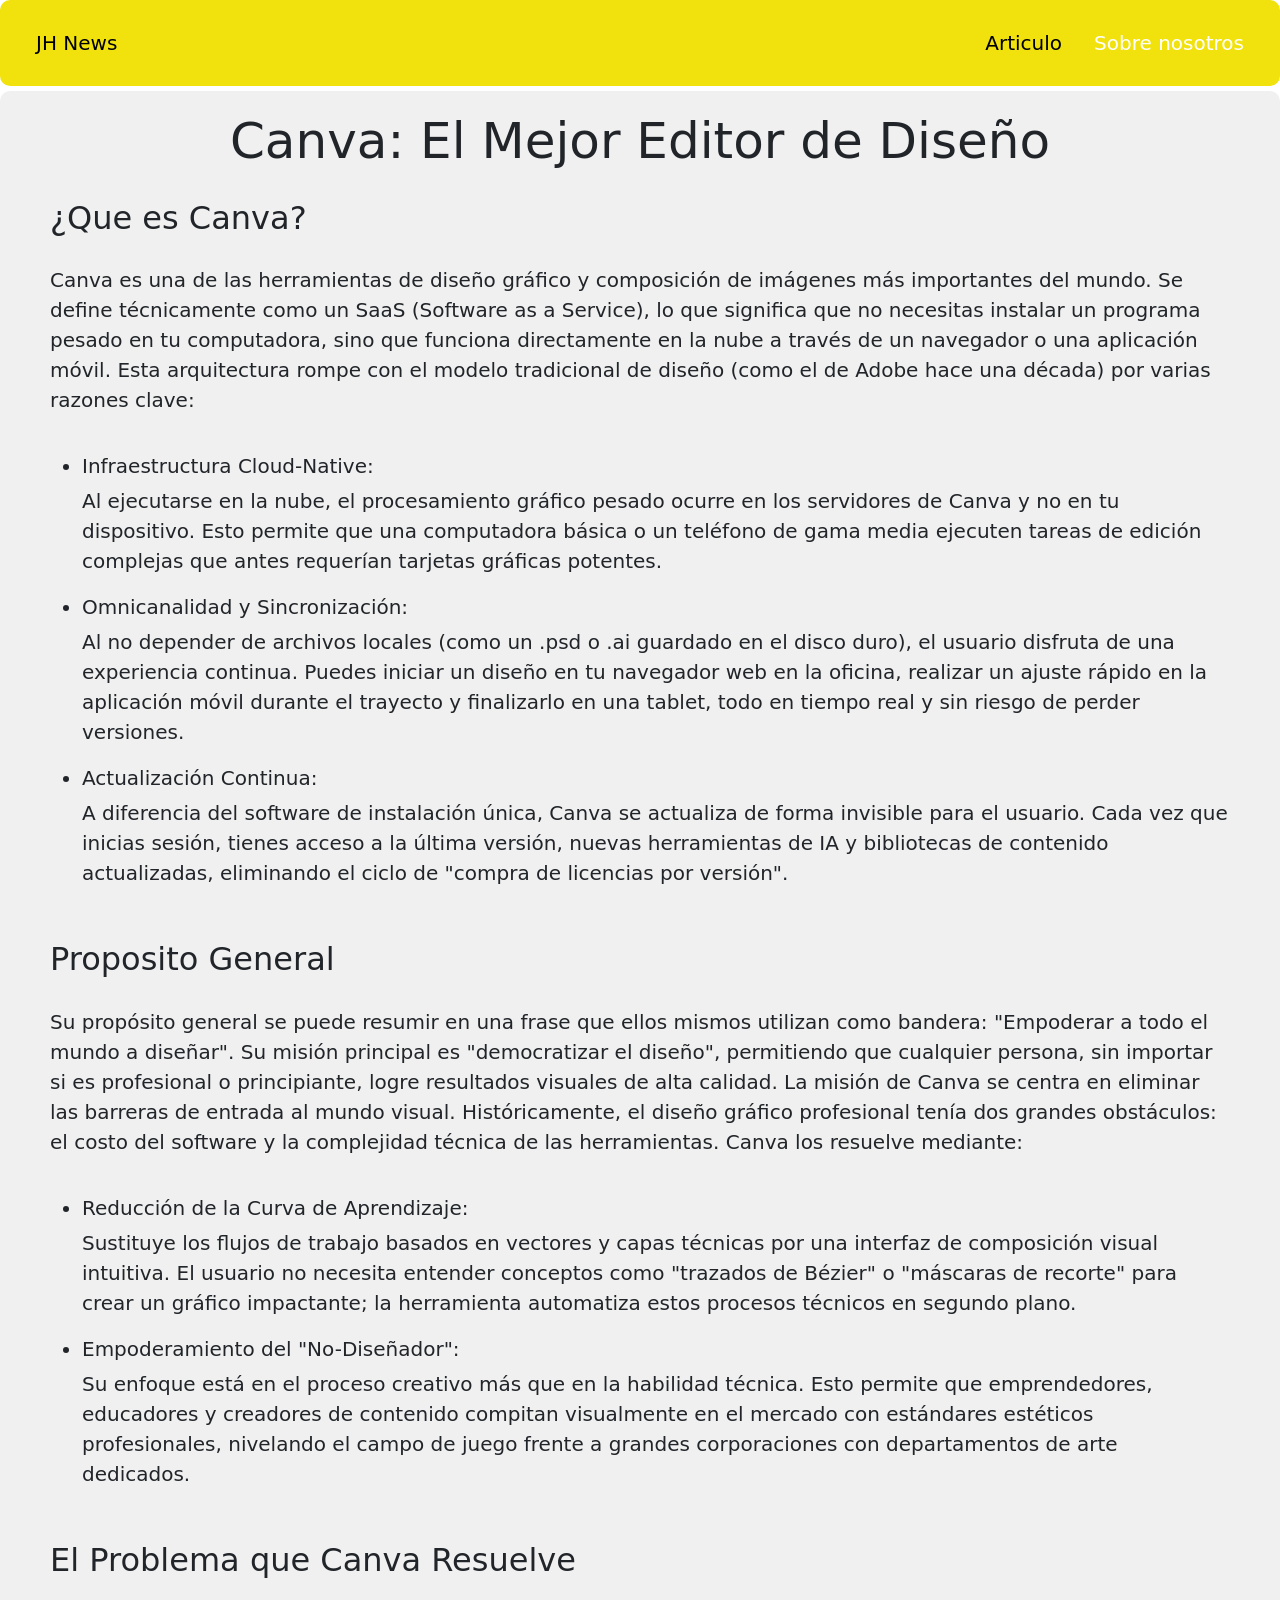
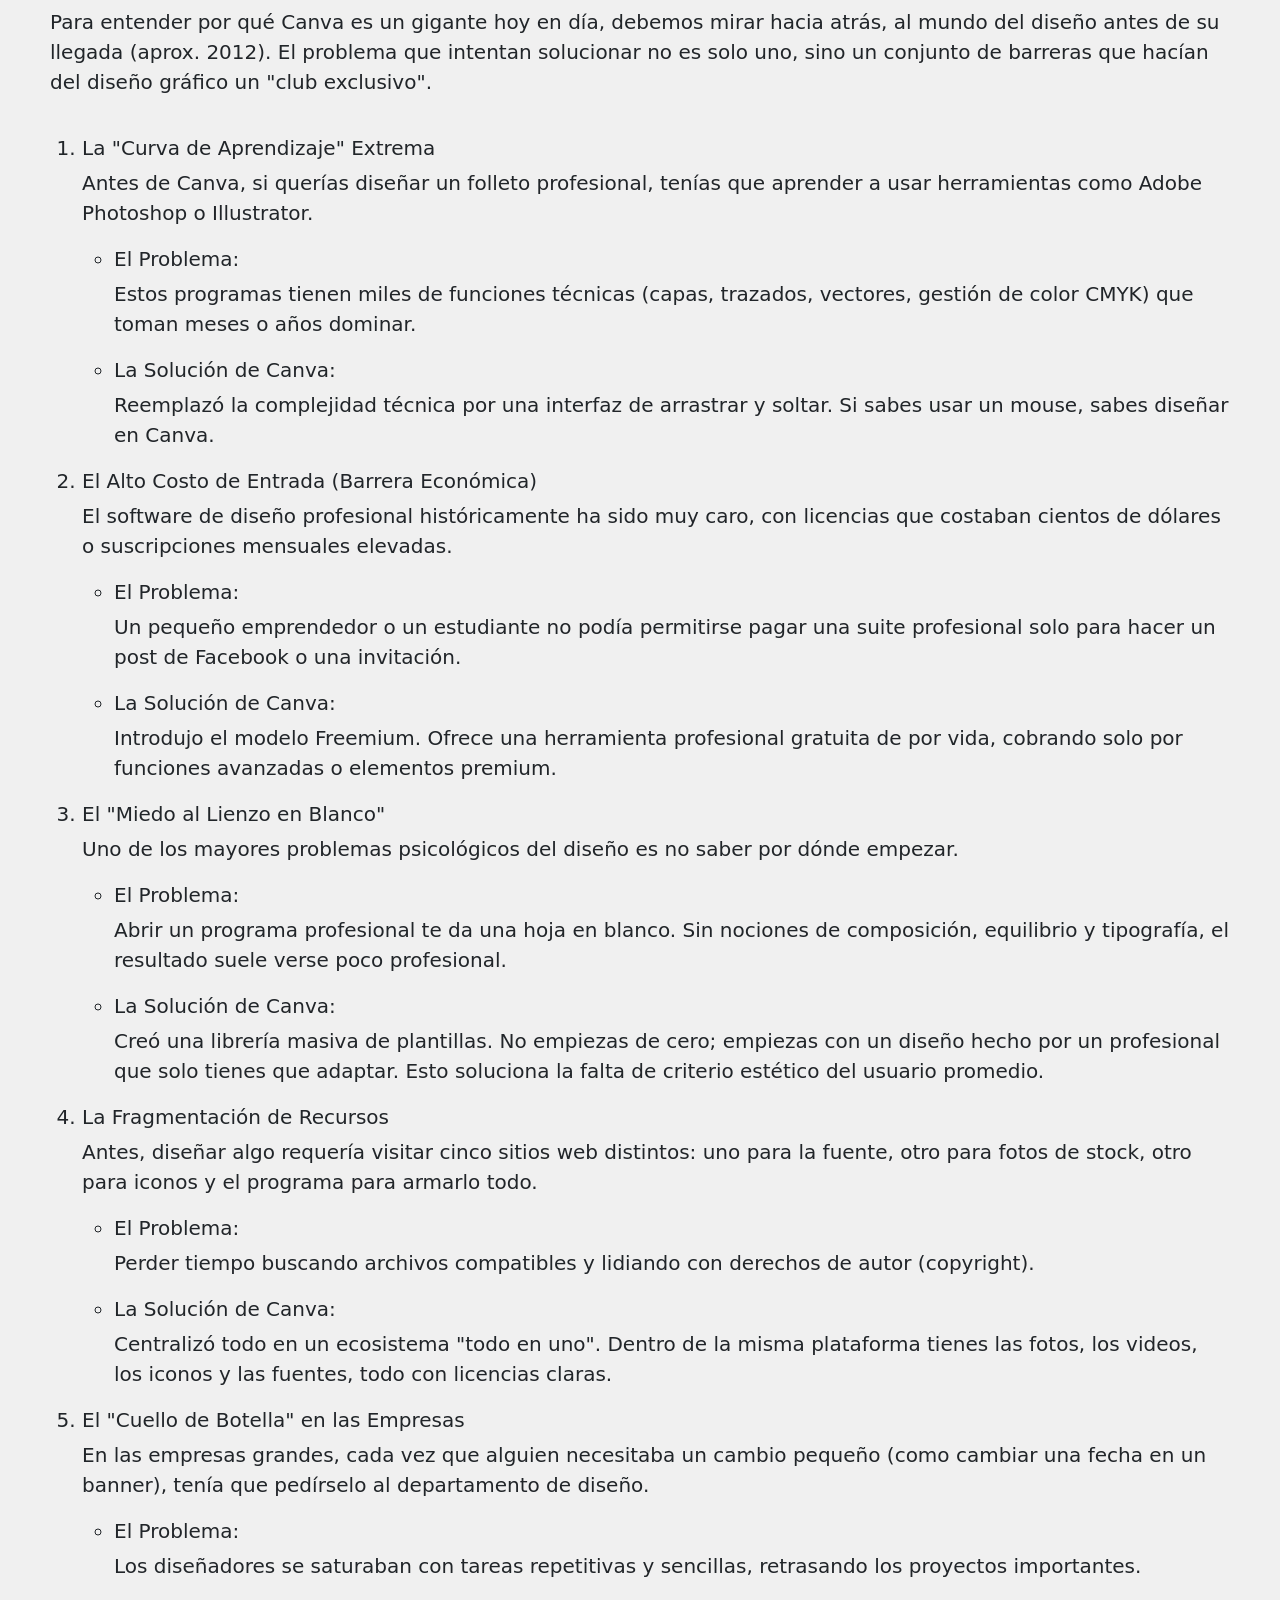
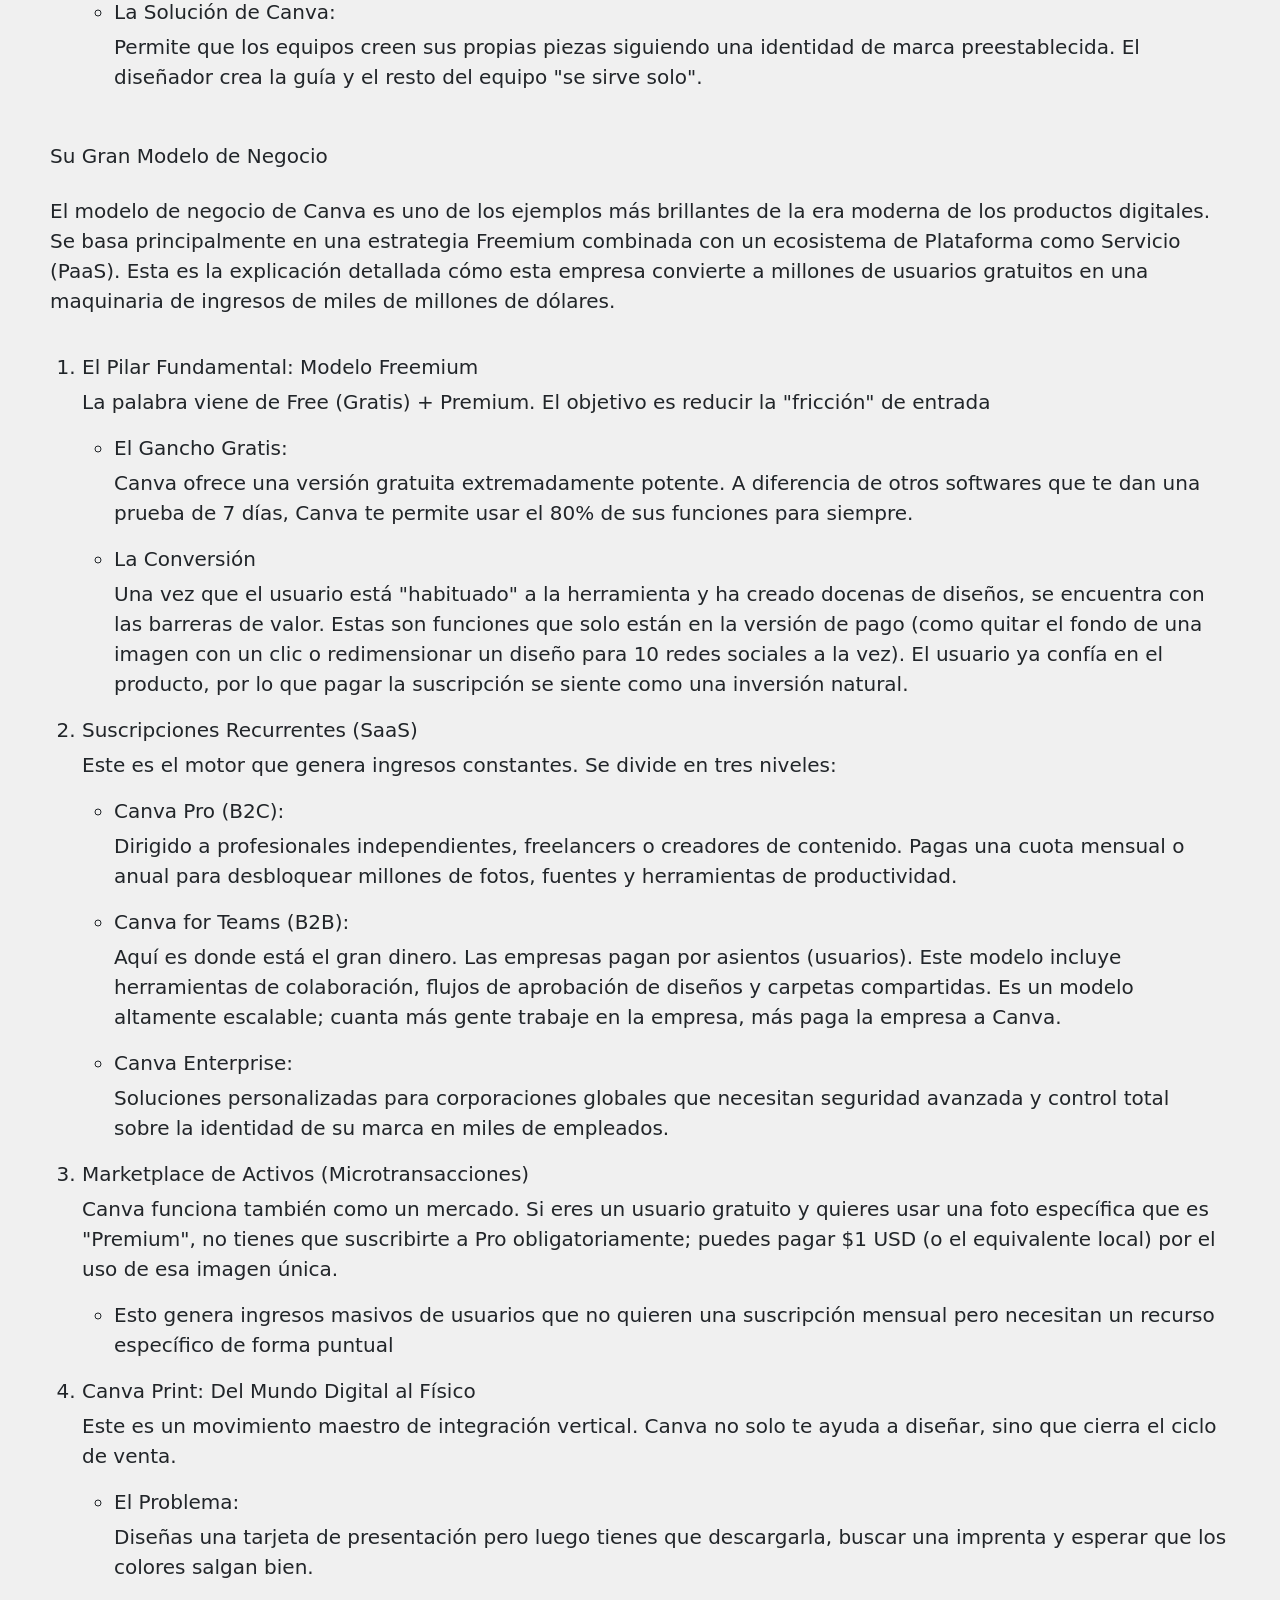
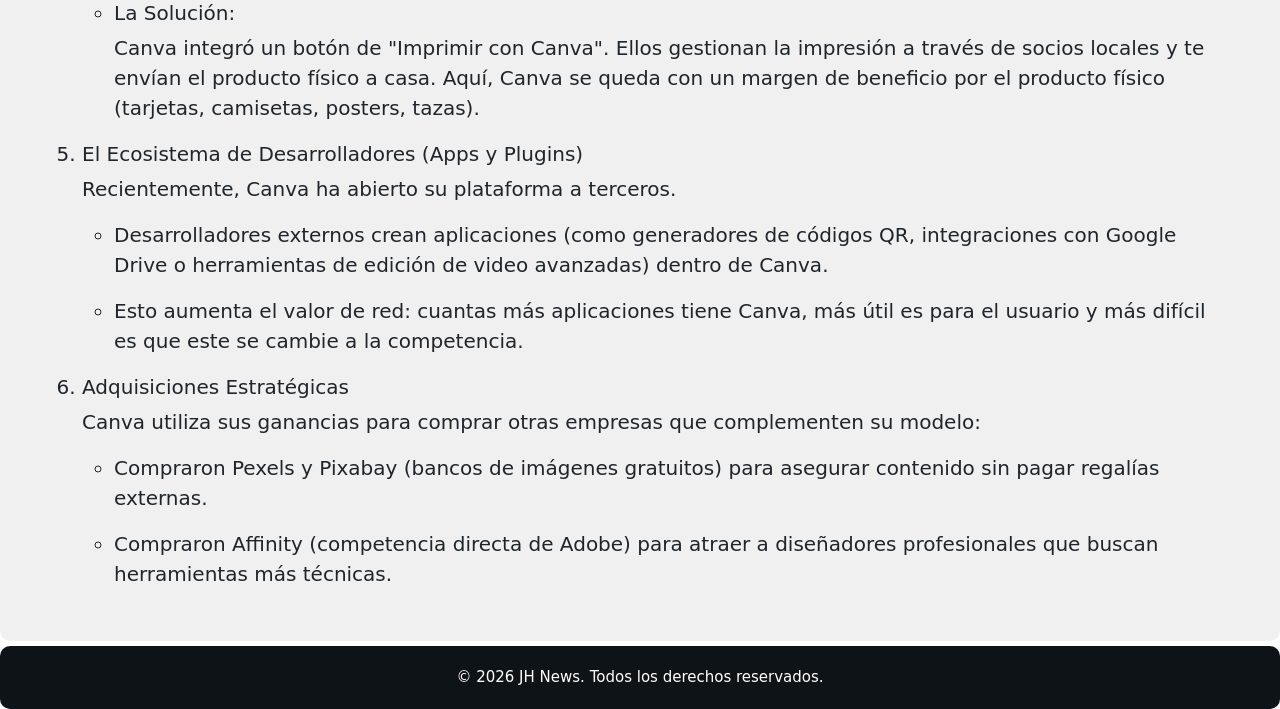
<file: index.html>
<!DOCTYPE html>
<html lang="en">
<head>
    <meta charset="UTF-8">
    <meta name="viewport" content="width=device-width, initial-scale=1.0">
    <title>Canva - Everything you need to know</title>
    <link rel="stylesheet" href="assets/bootstrap-5.3.8-dist/css/bootstrap.min.css">
    <link rel="stylesheet" href="css/style.css">
</head>

<body>
    <div class="father-container">
        <header class="item own-header">
            <ul class="nav justify-content-start nav-start">
                <li class="nav-item">
                    <a class="nav-link text-black" href="#">JH News</a>
                </li>
            </ul>
            <ul class="nav justify-content-end nav-end">
                <li class="nav-item">
                    <a class="nav-link disabled text-black" aria-disabled="true" href="index.html">Articulo</a>
                </li>
                <li class="nav-item">
                    <a class="nav-link text-white active" aria-current="page"  href="about_us.html">Sobre nosotros</a>
                </li>
            </ul>
        </header>
        <main class="item own-main">
            <div id="main-content">
                <h1 id="main-title">Canva: El Mejor Editor de Diseño</h1>

                <h2>¿Que es Canva?</h2>

                <p>Canva es una de las herramientas de diseño gráfico y composición de imágenes más importantes del mundo. Se define técnicamente como un SaaS (Software as a Service), lo que significa que no necesitas instalar un programa pesado en tu computadora, sino que funciona directamente en la nube a través de un navegador o una aplicación móvil. Esta arquitectura rompe con el modelo tradicional de diseño (como el de Adobe hace una década) por varias razones clave:</p>
                <ul>
                    <li><h5>Infraestructura Cloud-Native:</h5><p>Al ejecutarse en la nube, el procesamiento gráfico pesado ocurre en los servidores de Canva y no en tu dispositivo. Esto permite que una computadora básica o un teléfono de gama media ejecuten tareas de edición complejas que antes requerían tarjetas gráficas potentes.</p></li>

                    <li><h5>Omnicanalidad y Sincronización:</h5><p>Al no depender de archivos locales (como un .psd o .ai guardado en el disco duro), el usuario disfruta de una experiencia continua. Puedes iniciar un diseño en tu navegador web en la oficina, realizar un ajuste rápido en la aplicación móvil durante el trayecto y finalizarlo en una tablet, todo en tiempo real y sin riesgo de perder versiones.</p></li>

                    <li><h5>Actualización Continua:</h5><p>A diferencia del software de instalación única, Canva se actualiza de forma invisible para el usuario. Cada vez que inicias sesión, tienes acceso a la última versión, nuevas herramientas de IA y bibliotecas de contenido actualizadas, eliminando el ciclo de "compra de licencias por versión".</p></li>
                </ul>

                <h2>Proposito General</h2>
                <p>Su propósito general se puede resumir en una frase que ellos mismos utilizan como bandera: "Empoderar a todo el mundo a diseñar". Su misión principal es "democratizar el diseño", permitiendo que cualquier persona, sin importar si es profesional o principiante, logre resultados visuales de alta calidad. La misión de Canva se centra en eliminar las barreras de entrada al mundo visual. Históricamente, el diseño gráfico profesional tenía dos grandes obstáculos: el costo del software y la complejidad técnica de las herramientas. Canva los resuelve mediante:</p>
                <ul>
                    <li><h5>Reducción de la Curva de Aprendizaje:</h5><p>Sustituye los flujos de trabajo basados en vectores y capas técnicas por una interfaz de composición visual intuitiva. El usuario no necesita entender conceptos como "trazados de Bézier" o "máscaras de recorte" para crear un gráfico impactante; la herramienta automatiza estos procesos técnicos en segundo plano.</p></li>

                    <li><h5>Empoderamiento del "No-Diseñador":</h5><p> Su enfoque está en el proceso creativo más que en la habilidad técnica. Esto permite que emprendedores, educadores y creadores de contenido compitan visualmente en el mercado con estándares estéticos profesionales, nivelando el campo de juego frente a grandes corporaciones con departamentos de arte dedicados.</p></li>
                </ul>

                <h2>El Problema que Canva Resuelve</h2>
                <p>Para entender por qué Canva es un gigante hoy en día, debemos mirar hacia atrás, al mundo del diseño antes de su llegada (aprox. 2012). El problema que intentan solucionar no es solo uno, sino un conjunto de barreras que hacían del diseño gráfico un "club exclusivo".</p>
                <ol>
                    <li>
                        <h5>La "Curva de Aprendizaje" Extrema</h5><p>Antes de Canva, si querías diseñar un folleto profesional, tenías que aprender a usar herramientas como Adobe Photoshop o Illustrator.</p>
                        <ul>
                            <li><h5>El Problema:</h5> <p>Estos programas tienen miles de funciones técnicas (capas, trazados, vectores, gestión de color CMYK) que toman meses o años dominar.</p></li>
                            <li><h5>La Solución de Canva:</h5><p>Reemplazó la complejidad técnica por una interfaz de arrastrar y soltar. Si sabes usar un mouse, sabes diseñar en Canva.</p></li>
                        </ul>
                    </li>
                    <li>
                        <h5>El Alto Costo de Entrada (Barrera Económica)</h5><p>El software de diseño profesional históricamente ha sido muy caro, con licencias que costaban cientos de dólares o suscripciones mensuales elevadas.</p>
                        <ul>
                            <li><h5>El Problema:</h5> <p>Un pequeño emprendedor o un estudiante no podía permitirse pagar una suite profesional solo para hacer un post de Facebook o una invitación.</p></li>
                            <li><h5>La Solución de Canva:</h5><p>Introdujo el modelo Freemium. Ofrece una herramienta profesional gratuita de por vida, cobrando solo por funciones avanzadas o elementos premium.</p></li>
                        </ul>
                    </li>
                    <li>
                        <h5>El "Miedo al Lienzo en Blanco"</h5><p>Uno de los mayores problemas psicológicos del diseño es no saber por dónde empezar.</p>
                        <ul>
                            <li><h5>El Problema:</h5><p>Abrir un programa profesional te da una hoja en blanco. Sin nociones de composición, equilibrio y tipografía, el resultado suele verse poco profesional.</p></li>
                            <li><h5>La Solución de Canva:</h5><p>Creó una librería masiva de plantillas. No empiezas de cero; empiezas con un diseño hecho por un profesional que solo tienes que adaptar. Esto soluciona la falta de criterio estético del usuario promedio.</p></li>
                        </ul>
                    </li>
                    <li>
                        <h5>La Fragmentación de Recursos</h5><p>Antes, diseñar algo requería visitar cinco sitios web distintos: uno para la fuente, otro para fotos de stock, otro para iconos y el programa para armarlo todo.</p>
                        <ul>
                            <li><h5>El Problema:</h5><p>Perder tiempo buscando archivos compatibles y lidiando con derechos de autor (copyright).</p></li>
                            <li><h5>La Solución de Canva:</h5><p>Centralizó todo en un ecosistema "todo en uno". Dentro de la misma plataforma tienes las fotos, los videos, los iconos y las fuentes, todo con licencias claras.</p></li>
                        </ul>
                    </li>
                    <li>
                        <h5>El "Cuello de Botella" en las Empresas</h5><p>En las empresas grandes, cada vez que alguien necesitaba un cambio pequeño (como cambiar una fecha en un banner), tenía que pedírselo al departamento de diseño.</p>
                        <ul>
                            <li><h5>El Problema:</h5><p>Los diseñadores se saturaban con tareas repetitivas y sencillas, retrasando los proyectos importantes.</p></li>
                            <li><h5>La Solución de Canva:</h5><p>Permite que los equipos creen sus propias piezas siguiendo una identidad de marca preestablecida. El diseñador crea la guía y el resto del equipo "se sirve solo".</p></li>
                        </ul>
                    </li>
                </ol>

                <h5>Su Gran Modelo de Negocio</h5>
                <p>El modelo de negocio de Canva es uno de los ejemplos más brillantes de la era moderna de los productos digitales. Se basa principalmente en una estrategia Freemium combinada con un ecosistema de Plataforma como Servicio (PaaS). Esta es la explicación detallada cómo esta empresa convierte a millones de usuarios gratuitos en una maquinaria de ingresos de miles de millones de dólares.</p>

                <ol>
                    <li>
                        <h5>El Pilar Fundamental: Modelo Freemium</h5><p>La palabra viene de Free (Gratis) + Premium. El objetivo es reducir la "fricción" de entrada</p>
                        <ul>
                            <li><h5>El Gancho Gratis:</h5><p>Canva ofrece una versión gratuita extremadamente potente. A diferencia de otros softwares que te dan una prueba de 7 días, Canva te permite usar el 80% de sus funciones para siempre.</p></li>
                            <li><h5>La Conversión</h5><p>Una vez que el usuario está "habituado" a la herramienta y ha creado docenas de diseños, se encuentra con las barreras de valor. Estas son funciones que solo están en la versión de pago (como quitar el fondo de una imagen con un clic o redimensionar un diseño para 10 redes sociales a la vez). El usuario ya confía en el producto, por lo que pagar la suscripción se siente como una inversión natural.</p></li>
                        </ul>
                    </li>

                    <li>
                        <h5>Suscripciones Recurrentes (SaaS)</h5><p>Este es el motor que genera ingresos constantes. Se divide en tres niveles:</p>
                        <ul>
                            <li><h5>Canva Pro (B2C):</h5><p>Dirigido a profesionales independientes, freelancers o creadores de contenido. Pagas una cuota mensual o anual para desbloquear millones de fotos, fuentes y herramientas de productividad.</p></li>
                            <li><h5>Canva for Teams (B2B):</h5><p>Aquí es donde está el gran dinero. Las empresas pagan por asientos (usuarios). Este modelo incluye herramientas de colaboración, flujos de aprobación de diseños y carpetas compartidas. Es un modelo altamente escalable; cuanta más gente trabaje en la empresa, más paga la empresa a Canva.</p></li>
                            <li><h5>Canva Enterprise:</h5><p>Soluciones personalizadas para corporaciones globales que necesitan seguridad avanzada y control total sobre la identidad de su marca en miles de empleados.</p></li>
                        </ul>
                    </li>

                    <li>
                        <h5>Marketplace de Activos (Microtransacciones)</h5><p>Canva funciona también como un mercado. Si eres un usuario gratuito y quieres usar una foto específica que es "Premium", no tienes que suscribirte a Pro obligatoriamente; puedes pagar $1 USD (o el equivalente local) por el uso de esa imagen única.</p>
                        <ul>
                            <li><p>Esto genera ingresos masivos de usuarios que no quieren una suscripción mensual pero necesitan un recurso específico de forma puntual</p></li>
                        </ul>
                    </li>

                    <li>
                        <h5>Canva Print: Del Mundo Digital al Físico</h5><p>Este es un movimiento maestro de integración vertical. Canva no solo te ayuda a diseñar, sino que cierra el ciclo de venta.</p>
                        <ul>
                            <li><h5>El Problema:</h5><p>Diseñas una tarjeta de presentación pero luego tienes que descargarla, buscar una imprenta y esperar que los colores salgan bien.</p></li>
                            <li><h5>La Solución:</h5><p>Canva integró un botón de "Imprimir con Canva". Ellos gestionan la impresión a través de socios locales y te envían el producto físico a casa. Aquí, Canva se queda con un margen de beneficio por el producto físico (tarjetas, camisetas, posters, tazas).</p></li>
                        </ul>
                    </li>

                    <li>
                        <h5>El Ecosistema de Desarrolladores (Apps y Plugins)</h5><p>Recientemente, Canva ha abierto su plataforma a terceros.</p>
                        <ul>
                            <li><p>Desarrolladores externos crean aplicaciones (como generadores de códigos QR, integraciones con Google Drive o herramientas de edición de video avanzadas) dentro de Canva.</p></li>
                            <li><p>Esto aumenta el valor de red: cuantas más aplicaciones tiene Canva, más útil es para el usuario y más difícil es que este se cambie a la competencia.</p></li>
                        </ul>
                    </li>

                    <li>
                        <h5>Adquisiciones Estratégicas</h5><p>Canva utiliza sus ganancias para comprar otras empresas que complementen su modelo:</p>
                        <ul>
                            <li><p>Compraron Pexels y Pixabay (bancos de imágenes gratuitos) para asegurar contenido sin pagar regalías externas.</p></li>
                            <li><p>Compraron Affinity (competencia directa de Adobe) para atraer a diseñadores profesionales que buscan herramientas más técnicas.</p></li>
                        </ul>
                    </li>
                </ol>
            </div>
        </main>
        <footer class=" text-white item own-footer">© 2026 JH News. Todos los derechos reservados.</footer>
    </div>

    <script src="assets/bootstrap-5.3.8-dist/js/bootstrap.bundle.min.js"></script>
</body>

</html>
</file>
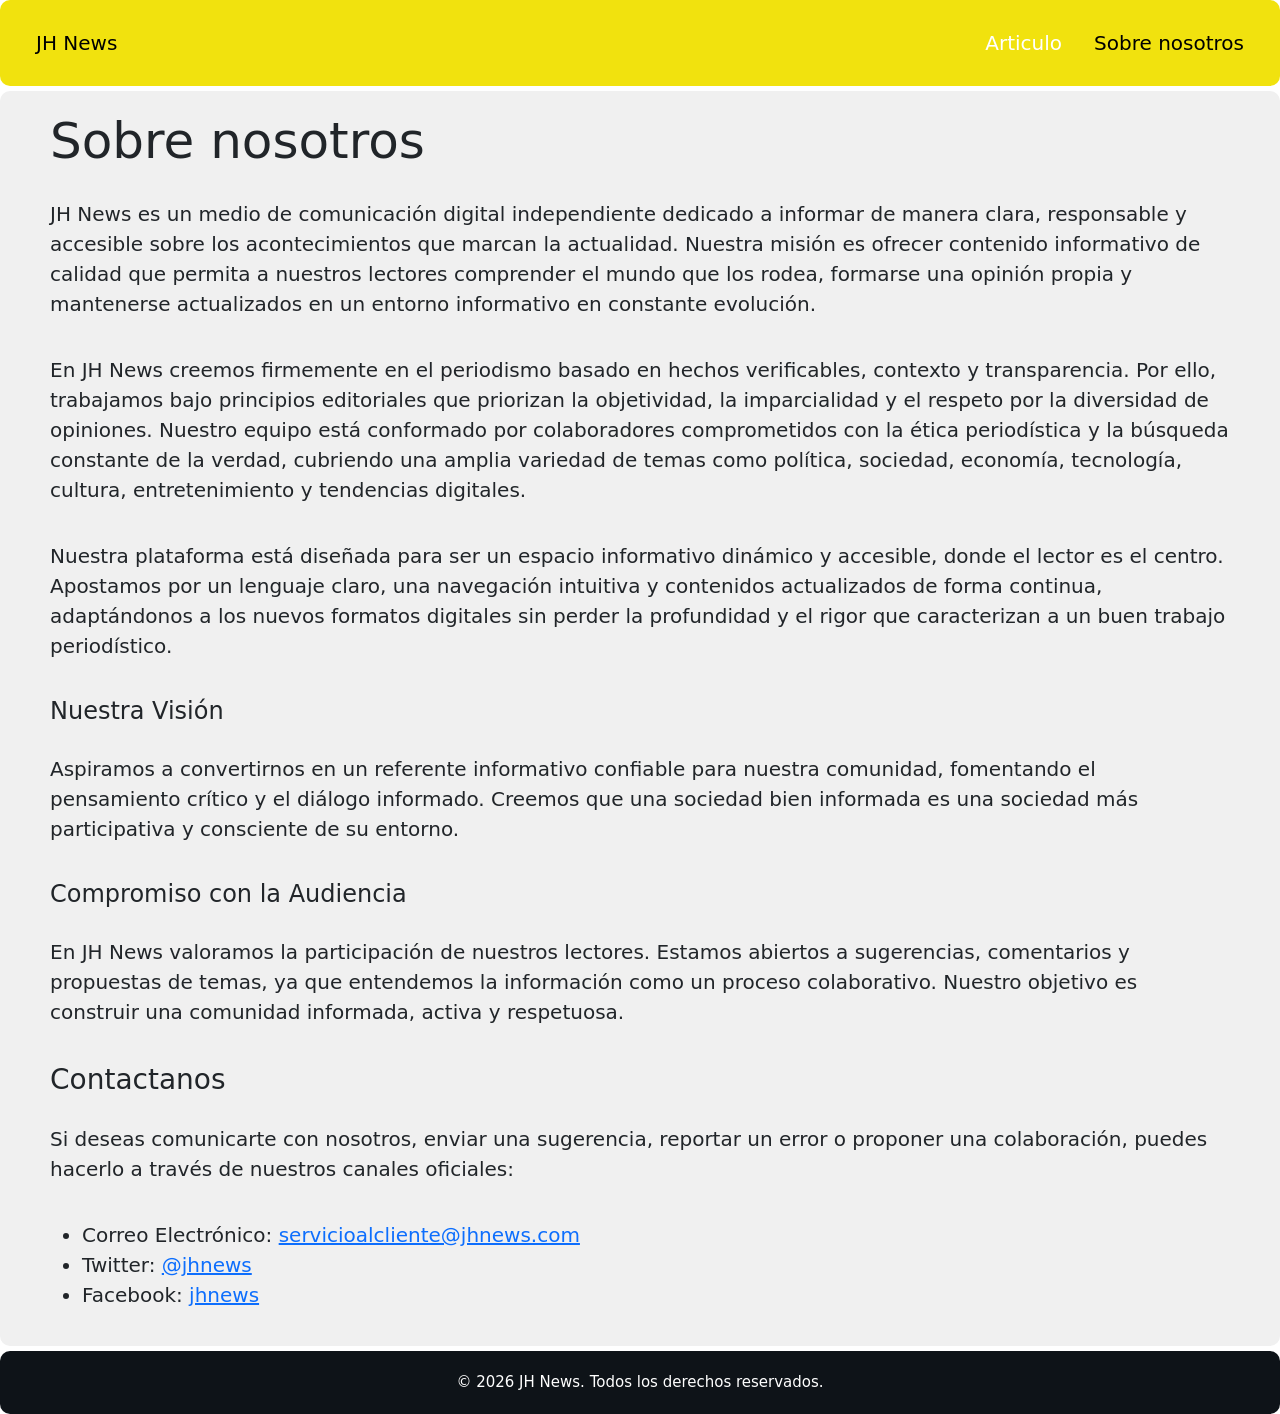
<file: about_us.html>
<!DOCTYPE html>
<html lang="en">
<head>
    <meta charset="UTF-8">
    <meta name="viewport" content="width=device-width, initial-scale=1.0">
    <title>Canva - Everything you need to know</title>
    <link rel="stylesheet" href="assets/bootstrap-5.3.8-dist/css/bootstrap.min.css">
    <link rel="stylesheet" href="css/about_us.css">
</head>

<body>
    <div class="father-container">
        <header class="item own-header">
            <ul class="nav justify-content-start nav-start">
                <li class="nav-item">
                    <a class="nav-link text-black" href="#">JH News</a>
                </li>
            </ul>
            <ul class="nav justify-content-end nav-end">
                <li class="nav-item">
                    <a class="nav-link text-white active" aria-current="page" href="index.html">Articulo</a>
                </li>
                <li class="nav-item">
                    <a class="nav-link disabled text-black" aria-disabled="true" href="about_us.html">Sobre nosotros</a>
                </li>
            </ul>
        </header>
        <main class="item own-main">
            <div id="main-content">
                <h1 id="main-title">Sobre nosotros</h1>
                <p>JH News es un medio de comunicación digital independiente dedicado a informar de manera clara, responsable y accesible sobre los acontecimientos que marcan la actualidad. Nuestra misión es ofrecer contenido informativo de calidad que permita a nuestros lectores comprender el mundo que los rodea, formarse una opinión propia y mantenerse actualizados en un entorno informativo en constante evolución.</p>

                <p>En JH News creemos firmemente en el periodismo basado en hechos verificables, contexto y transparencia. Por ello, trabajamos bajo principios editoriales que priorizan la objetividad, la imparcialidad y el respeto por la diversidad de opiniones. Nuestro equipo está conformado por colaboradores comprometidos con la ética periodística y la búsqueda constante de la verdad, cubriendo una amplia variedad de temas como política, sociedad, economía, tecnología, cultura, entretenimiento y tendencias digitales.</p>

                <p>Nuestra plataforma está diseñada para ser un espacio informativo dinámico y accesible, donde el lector es el centro. Apostamos por un lenguaje claro, una navegación intuitiva y contenidos actualizados de forma continua, adaptándonos a los nuevos formatos digitales sin perder la profundidad y el rigor que caracterizan a un buen trabajo periodístico.</p>

                <h4>Nuestra Visión</h4>
                <p>Aspiramos a convertirnos en un referente informativo confiable para nuestra comunidad, fomentando el pensamiento crítico y el diálogo informado. Creemos que una sociedad bien informada es una sociedad más participativa y consciente de su entorno.</p>

                <h4>Compromiso con la Audiencia</h4>
                <p>En JH News valoramos la participación de nuestros lectores. Estamos abiertos a sugerencias, comentarios y propuestas de temas, ya que entendemos la información como un proceso colaborativo. Nuestro objetivo es construir una comunidad informada, activa y respetuosa.</p>

                <h3>Contactanos</h3>
                <p>Si deseas comunicarte con nosotros, enviar una sugerencia, reportar un error o proponer una colaboración, puedes hacerlo a través de nuestros canales oficiales:</p>

                <ul>
                    <li>Correo Electrónico: <a href="mailto:servicioalcliente@jhnews.com">servicioalcliente@jhnews.com</a></li>
                    <li>Twitter: <a href="https://twitter.com/jhnews" target="_blank">@jhnews</a></li>
                    <li>Facebook: <a href="https://facebook.com/jhnews" target="_blank">jhnews</a></li>
                </ul>
            </div>
        </main>
        <footer class="text-white item own-footer">© 2026 JH News. Todos los derechos reservados.</footer>
    </div>

    <script src="assets/bootstrap-5.3.8-dist/js/bootstrap.bundle.min.js"></script>
</body>

</html>
</file>
<file: css/style.css>
*{
    box-sizing: border-box;
}

.father-container{
    display: grid;
    grid-template-columns: 100%;
    grid-template-rows: auto auto auto;
    grid-template-areas: 
        "header"
        "main"
        "footer"
    ;
    gap: 5px;
    min-height: 100vh;
}

.item{
    display: flex;
    align-items: center;
    font-size: 20px;
    border-radius: 10px;
    background-color: rgb(240, 240, 240);
    padding: 20px;
}

.own-header{
    grid-area: header;
    width: 100%;
    justify-content: space-between;
    background-color: rgb(241, 226, 14)
}

.nav-start{
    justify-content: flex-start;
}

.nav-end{
    justify-content: flex-end;
}

.own-main{
    width: 100%;
    grid-area: main;
}

#main-content{
    display: flex;
    flex-direction: column;
    gap: 20px;
    padding-left: 30px;
    padding-right: 30px;
}

#main-title {
    display: flex;
    justify-content: center;
    font-size: 25px;
}

.own-footer{
    width: 100%;
    grid-area: footer;
    justify-content: center;
    font-size: 15px;
    background-color: #0E1318;
}

@media (min-width: 410px) and (max-width: 1279px) and (orientation: portrait){
    .father-container{
        grid-template-columns: 1fr;
        grid-template-rows: auto auto auto auto;
        grid-template-areas: 
            "header header"
            "main main"
            "main main"
            "footer footer"
        ;
        
    }

    #main-title{
        font-size: 50px;
    }
}

@media (min-width: 410px) and (max-width: 1279px) and (orientation: landscape){
    .father-container{
        grid-template-columns: 1fr 4fr;
        grid-template-rows: auto auto auto;
        grid-template-areas: 
            "header header"
            "main main"
            "footer footer"
        ;
        
    }

    #main-title{
        font-size: 50px;
    }
}

@media (min-width: 1280px){
    .father-container{
        grid-template-columns: 1fr 4fr;
        grid-template-rows: auto auto auto;
        grid-template-areas: 
            "header header"
            "main main"
            "footer footer"
        ;
        
    }

    #main-title{
        font-size: 50px;
    }
}
</file>
<file: css/about_us.css>
*{
    box-sizing: border-box;
}

.father-container{
    display: grid;
    grid-template-columns: 100%;
    grid-template-rows: auto auto auto auto;
    grid-template-areas: 
        "header"
        "main"
        "footer"
    ;
    gap: 5px;
    min-height: 100vh;
}

.item{
    display: flex;
    align-items: center;
    font-size: 20px;
    border-radius: 10px;
    background-color: rgb(240, 240, 240);
    padding: 20px;
}

.own-header{
    grid-area: header;
    width: 100%;
    justify-content: space-between;
    background-color: rgb(241, 226, 14);
}

.nav-start{
    justify-content: flex-start;
}

.nav-end{
    justify-content: flex-end;
}

.own-main{
    width: 100%;
    grid-area: main;
}

#main-content{
    display: flex;
    flex-direction: column;
    gap: 20px;
    padding-left: 30px;
    padding-right: 30px;
}

#main-title {
    font-size: 25px;
}

.own-footer{
    width: 100%;
    grid-area: footer;
    justify-content: center;
    font-size: 15px;
    background-color: #0E1318;
}

@media (min-width: 410px) and (max-width: 1279px) and (orientation: portrait){
    .father-container{
        grid-template-columns: 1fr;
        grid-template-rows: auto auto auto auto;
        grid-template-areas: 
            "header header"
            "main main"
            "main main"
            "footer footer"
        ;
        
    }

    #main-title{
        font-size: 50px;
    }
}

@media (min-width: 410px) and (max-width: 1279px) and (orientation: landscape){
    .father-container{
        grid-template-columns: 1fr 4fr;
        grid-template-rows: auto auto auto;
        grid-template-areas: 
            "header header"
            "main main"
            "footer footer"
        ;
        
    }

    #main-title{
        font-size: 50px;
    }
}

@media (min-width: 1280px){
    .father-container{
        grid-template-columns: 1fr 4fr;
        grid-template-rows: auto auto auto;
        grid-template-areas: 
            "header header"
            "main main"
            "footer footer"
        ;
        
    }

    #main-title{
        font-size: 50px;
    }
}
</file>
